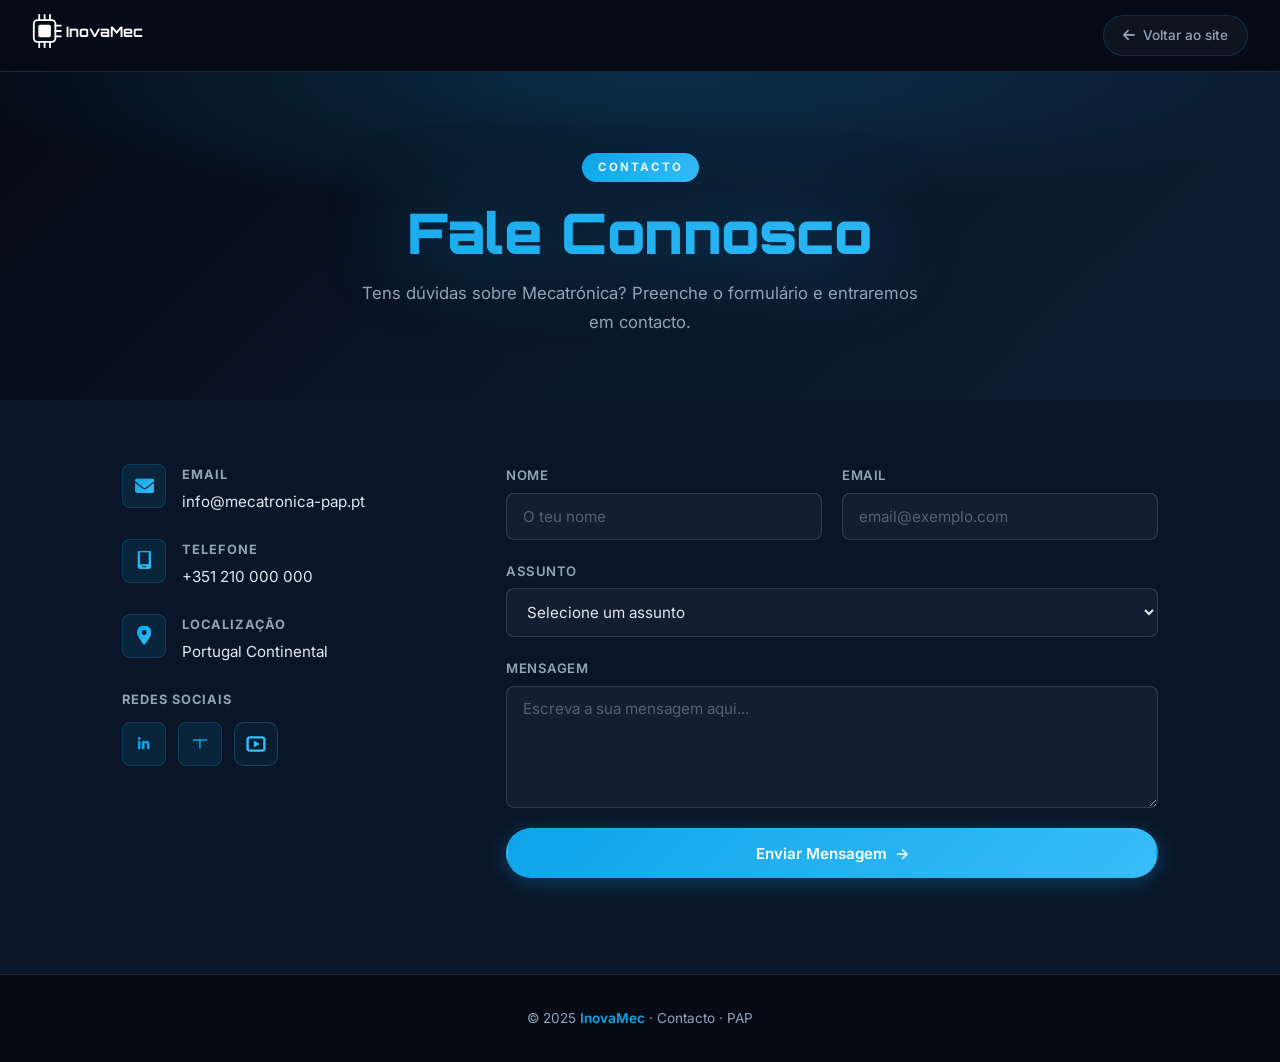
<file: contacto.html>
<!doctype html>
<html lang="pt">
  <head>
    <meta charset="UTF-8" />
    <meta name="viewport" content="width=device-width, initial-scale=1.0" />
    <meta name="description" content="Contacte o InovaMec — dúvidas sobre Mecatrónica em Portugal." />
    <title>Contacto | InovaMec – Mecatrónica em Portugal</title>
    <link rel="preconnect" href="https://fonts.googleapis.com" />
    <link rel="preconnect" href="https://fonts.gstatic.com" crossorigin />
    <link href="https://fonts.googleapis.com/css2?family=Inter:wght@300;400;500;600;700;800;900&family=Orbitron:wght@400;700;900&display=swap" rel="stylesheet" />
    <link rel="stylesheet" href="https://cdnjs.cloudflare.com/ajax/libs/font-awesome/6.5.1/css/all.min.css" />
    <link rel="stylesheet" href="style.css" />
    <style>
      .page-topbar {
        position: sticky; top: 0; z-index: 100;
        background: rgba(5,10,21,0.85); backdrop-filter: blur(20px);
        border-bottom: 1px solid var(--border-light);
        padding: 0 2rem; height: 72px;
        display: flex; align-items: center; justify-content: space-between;
      }
      .page-topbar-logo svg { height: 36px; width: auto; }
      .page-back {
        display: inline-flex; align-items: center; gap: 0.5rem;
        padding: 0.5rem 1.2rem; border-radius: 100px;
        border: 1px solid var(--border); color: var(--text-secondary);
        font-size: 0.85rem; font-weight: 500; transition: var(--transition);
        background: rgba(255,255,255,0.04);
      }
      .page-back:hover { color: var(--primary); border-color: var(--primary); background: rgba(14,165,233,0.1); }
      .page-hero {
        background: var(--gradient-hero); padding: 5rem 2rem 4rem;
        text-align: center; position: relative; overflow: hidden;
      }
      .page-hero::before {
        content: ''; position: absolute; inset: 0;
        background: radial-gradient(ellipse 80% 60% at 50% 0%, rgba(14,165,233,0.18) 0%, transparent 70%);
        pointer-events: none;
      }
      .page-hero-tag {
        display: inline-block; background: var(--gradient-primary); color: white;
        font-size: 0.72rem; font-weight: 700; letter-spacing: 2px;
        text-transform: uppercase; padding: 0.3rem 1rem; border-radius: 100px; margin-bottom: 1.2rem;
      }
      .page-hero-title {
        font-family: var(--font-display);
        font-size: clamp(2rem,5vw,3.5rem); font-weight: 900; line-height: 1.1; margin-bottom: 1rem;
        background: var(--gradient-primary); -webkit-background-clip: text;
        -webkit-text-fill-color: transparent; background-clip: text;
        filter: drop-shadow(0 0 40px rgba(14,165,233,0.5));
      }
      .page-hero-desc { font-size: 1.05rem; color: var(--text-secondary); max-width: 560px; margin: 0 auto; }
      .page-content {
        max-width: 1100px; margin: 0 auto; padding: 4rem 2rem 6rem;
        /* reuse section-dark colours */
        color: var(--text-primary);
      }
      .page-footer {
        text-align: center; padding: 2rem;
        border-top: 1px solid var(--border-light);
        color: var(--text-secondary); font-size: 0.85rem;
        background: var(--bg-dark);
      }
      .page-footer a { color: var(--primary); font-weight: 600; }
      /* Override section bg for standalone page */
      body { background: var(--bg-dark-2); }
    </style>
  </head>
  <body>

    <header class="page-topbar">
      <a href="index.html" class="page-topbar-logo" aria-label="InovaMec">
        <svg viewBox="0 0 160 40" fill="none" xmlns="http://www.w3.org/2000/svg">
          <rect x="2" y="8" width="24" height="24" rx="4" stroke="white" stroke-width="2"/>
          <rect x="7" y="13" width="14" height="14" rx="2" fill="white"/>
          <line x1="8" y1="2" x2="8" y2="8" stroke="white" stroke-width="2" stroke-linecap="round"/>
          <line x1="14" y1="2" x2="14" y2="8" stroke="white" stroke-width="2" stroke-linecap="round"/>
          <line x1="20" y1="2" x2="20" y2="8" stroke="white" stroke-width="2" stroke-linecap="round"/>
          <line x1="8" y1="32" x2="8" y2="38" stroke="white" stroke-width="2" stroke-linecap="round"/>
          <line x1="14" y1="32" x2="14" y2="38" stroke="white" stroke-width="2" stroke-linecap="round"/>
          <line x1="20" y1="32" x2="20" y2="38" stroke="white" stroke-width="2" stroke-linecap="round"/>
          <line x1="26" y1="14" x2="32" y2="14" stroke="white" stroke-width="2" stroke-linecap="round"/>
          <line x1="26" y1="20" x2="32" y2="20" stroke="white" stroke-width="2" stroke-linecap="round"/>
          <line x1="26" y1="26" x2="32" y2="26" stroke="white" stroke-width="2" stroke-linecap="round"/>
          <text x="38" y="27" font-family="Orbitron, sans-serif" font-size="16" font-weight="700" fill="white">InovaMec</text>
        </svg>
      </a>
      <a href="index.html" class="page-back" id="btn-voltar"><i class="fa-solid fa-arrow-left"></i> Voltar ao site</a>
    </header>

    <div class="page-hero">
      <div class="page-hero-tag">Contacto</div>
      <h1 class="page-hero-title">Fale Connosco</h1>
      <p class="page-hero-desc">Tens dúvidas sobre Mecatrónica? Preenche o formulário e entraremos em contacto.</p>
    </div>

    <main class="page-content">
      <div class="contact-wrapper">
        <div class="contact-info">
          <div class="contact-item">
            <div class="contact-icon"><i class="fa-solid fa-envelope"></i></div>
            <div>
              <h4>Email</h4>
              <p>info@mecatronica-pap.pt</p>
            </div>
          </div>
          <div class="contact-item">
            <div class="contact-icon"><i class="fa-solid fa-mobile-screen"></i></div>
            <div>
              <h4>Telefone</h4>
              <p>+351 210 000 000</p>
            </div>
          </div>
          <div class="contact-item">
            <div class="contact-icon"><i class="fa-solid fa-location-dot"></i></div>
            <div>
              <h4>Localização</h4>
              <p>Portugal Continental</p>
            </div>
          </div>
          <div class="contact-social">
            <h4>Redes Sociais</h4>
            <div class="social-links">
              <a href="https://www.linkedin.com/company/mecatr%C3%B3nicalatam/" class="social-btn" aria-label="LinkedIn" target="_blank" rel="noopener noreferrer">
                <i class="fa-brands fa-linkedin-in"></i>
              </a>
              <a href="https://www.randstad.pt/empregos/q-mecatr%C3%B3nica/" class="social-btn" aria-label="Randstad Portugal" target="_blank" rel="noopener noreferrer">
                <svg class="randstad-icon" viewBox="0 0 100 100" aria-hidden="true">
                  <path d="M20 32 H80" fill="none" stroke="currentColor" stroke-width="7" stroke-linecap="round"/>
                  <path d="M50 32 V68" fill="none" stroke="currentColor" stroke-width="7" stroke-linecap="round"/>
                </svg>
              </a>
              <div class="yt-wrapper" id="yt-wrapper">
                <a href="#" class="social-link yt-toggle" id="yt-toggle" aria-expanded="false">
                  <svg class="yt-icon" viewBox="0 0 100 100" aria-hidden="true">
                    <path d="M22 36 Q22 28 30 28 H70 Q78 28 78 36 V64 Q78 72 70 72 H30 Q22 72 22 64 Z" fill="none" stroke="currentColor" stroke-width="8" stroke-linejoin="round"/>
                    <path d="M43 39 L63 50 L43 61 Z" fill="currentColor" stroke="none"/>
                  </svg>
                </a>
                <div class="yt-popup" id="yt-popup">
                  <a href="https://youtube.com/playlist?list=PL3GpqmFUgjNm0-1rGLcpmPLQxET_8cqqk&si=TkDGIMbulECJe8-m" class="yt-popup-item" target="_blank" rel="noopener noreferrer">
                    <i class="fab fa-youtube"></i> Vídeos Informativos
                  </a>
                  <a href="https://youtube.com/playlist?list=PLFuyIXCoZSRLsZ02Sb-7FTfX7iAA4tg8A&si=-V9tP5cYZAgXKP5G" class="yt-popup-item" target="_blank" rel="noopener noreferrer">
                    <i class="fab fa-youtube"></i> Aulas Online
                  </a>
                </div>
              </div>
            </div>
          </div>
        </div>

        <form class="contact-form" id="contact-form" novalidate>
          <div class="form-row">
            <div class="form-group">
              <label for="nome">Nome</label>
              <input type="text" id="nome" name="nome" placeholder="O teu nome" required />
            </div>
            <div class="form-group">
              <label for="email">Email</label>
              <input type="email" id="email" name="email" placeholder="email@exemplo.com" required />
            </div>
          </div>
          <div class="form-group">
            <label for="assunto">Assunto</label>
            <select id="assunto" name="assunto">
              <option value="">Selecione um assunto</option>
              <option value="duvidas">Dúvidas sobre o Curso</option>
              <option value="escolas">Escolas e Candidaturas</option>
              <option value="carreira">Percurso Profissional</option>
              <option value="outro">Outro</option>
            </select>
          </div>
          <div class="form-group">
            <label for="mensagem">Mensagem</label>
            <textarea id="mensagem" name="mensagem" rows="5" placeholder="Escreva a sua mensagem aqui..." required></textarea>
          </div>
          <button type="submit" class="btn btn-primary btn-full">
            <span>Enviar Mensagem</span>
            <span class="btn-arrow">→</span>
          </button>
          <div class="form-success" id="form-success">
            Mensagem enviada com sucesso! Entraremos em contacto em breve.
          </div>
        </form>
      </div>
    </main>

    <footer class="page-footer">
      <p>© 2025 <a href="index.html">InovaMec</a> · Contacto · PAP</p>
    </footer>

    <script>
      // Contact form
      const contactForm = document.getElementById('contact-form');
      const formSuccess = document.getElementById('form-success');
      contactForm.addEventListener('submit', (e) => {
        e.preventDefault();
        const nome = document.getElementById('nome').value.trim();
        const email = document.getElementById('email').value.trim();
        const mensagem = document.getElementById('mensagem').value.trim();
        if (!nome || !email || !mensagem) return;
        const submitBtn = contactForm.querySelector('button[type="submit"]');
        submitBtn.textContent = 'A enviar...';
        submitBtn.disabled = true;
        setTimeout(() => {
          contactForm.reset();
          formSuccess.style.display = 'block';
          submitBtn.innerHTML = '<span>Enviar Mensagem</span><span class="btn-arrow">→</span>';
          submitBtn.disabled = false;
          setTimeout(() => { formSuccess.style.display = 'none'; }, 5000);
        }, 1200);
      });

      // YouTube popup
      const ytToggle = document.getElementById('yt-toggle');
      const ytPopup = document.getElementById('yt-popup');
      const ytWrapper = document.getElementById('yt-wrapper');
      if (ytToggle && ytPopup && ytWrapper) {
        ytToggle.addEventListener('click', (e) => {
          e.preventDefault(); e.stopPropagation();
          const isOpen = ytPopup.classList.toggle('open');
          ytToggle.setAttribute('aria-expanded', isOpen ? 'true' : 'false');
        });
        document.addEventListener('click', (e) => {
          if (!ytWrapper.contains(e.target)) {
            ytPopup.classList.remove('open');
            ytToggle.setAttribute('aria-expanded', 'false');
          }
        });
        document.addEventListener('keydown', (e) => {
          if (e.key === 'Escape') { ytPopup.classList.remove('open'); ytToggle.setAttribute('aria-expanded', 'false'); }
        });
      }

      // ---- VOLTAR AO SITE ----
      document.getElementById('btn-voltar').addEventListener('click', function(e) {
        if (window.opener && !window.opener.closed) {
          e.preventDefault();
          window.close();
        }
      });
    </script>
  </body>
</html>
</file>
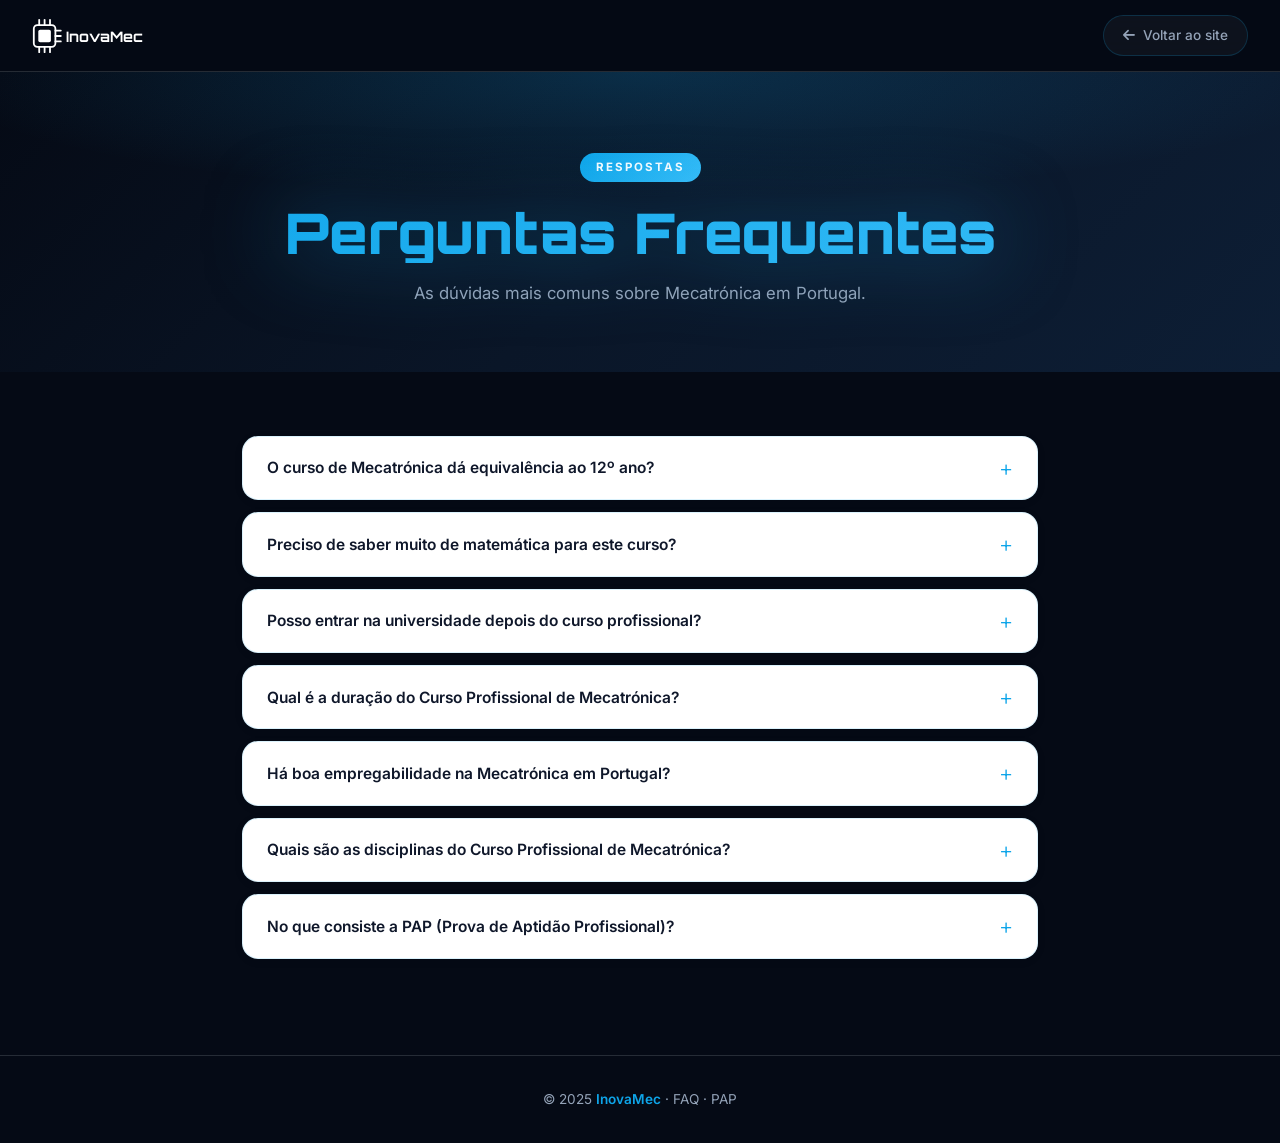
<file: faq.html>
<!doctype html>
<html lang="pt">
  <head>
    <meta charset="UTF-8" />
    <meta name="viewport" content="width=device-width, initial-scale=1.0" />
    <meta name="description" content="Perguntas frequentes sobre Mecatrónica em Portugal." />
    <title>FAQ | InovaMec – Mecatrónica em Portugal</title>
    <link rel="preconnect" href="https://fonts.googleapis.com" />
    <link rel="preconnect" href="https://fonts.gstatic.com" crossorigin />
    <link href="https://fonts.googleapis.com/css2?family=Inter:wght@300;400;500;600;700;800;900&family=Orbitron:wght@400;700;900&display=swap" rel="stylesheet" />
    <link rel="stylesheet" href="https://cdnjs.cloudflare.com/ajax/libs/font-awesome/6.5.1/css/all.min.css" />
    <link rel="stylesheet" href="style.css" />
    <style>
      .page-topbar {
        position: sticky; top: 0; z-index: 100;
        background: rgba(5,10,21,0.85); backdrop-filter: blur(20px);
        border-bottom: 1px solid var(--border-light);
        padding: 0 2rem; height: 72px;
        display: flex; align-items: center; justify-content: space-between;
      }
      .page-topbar-logo { display: flex; align-items: center; }
      .page-topbar-logo svg { height: 36px; width: auto; }
      .page-back {
        display: inline-flex; align-items: center; gap: 0.5rem;
        padding: 0.5rem 1.2rem; border-radius: 100px;
        border: 1px solid var(--border); color: var(--text-secondary);
        font-size: 0.85rem; font-weight: 500; transition: var(--transition);
        background: rgba(255,255,255,0.04);
      }
      .page-back:hover { color: var(--primary); border-color: var(--primary); background: rgba(14,165,233,0.1); }
      .page-hero {
        background: var(--gradient-hero); padding: 5rem 2rem 4rem;
        text-align: center; position: relative; overflow: hidden;
      }
      .page-hero::before {
        content: ''; position: absolute; inset: 0;
        background: radial-gradient(ellipse 80% 60% at 50% 0%, rgba(14,165,233,0.18) 0%, transparent 70%);
        pointer-events: none;
      }
      .page-hero-tag {
        display: inline-block; background: var(--gradient-primary); color: white;
        font-size: 0.72rem; font-weight: 700; letter-spacing: 2px;
        text-transform: uppercase; padding: 0.3rem 1rem; border-radius: 100px; margin-bottom: 1.2rem;
      }
      .page-hero-title {
        font-family: var(--font-display);
        font-size: clamp(2rem,5vw,3.5rem); font-weight: 900; line-height: 1.1; margin-bottom: 1rem;
        background: var(--gradient-primary); -webkit-background-clip: text;
        -webkit-text-fill-color: transparent; background-clip: text;
        filter: drop-shadow(0 0 40px rgba(14,165,233,0.5));
      }
      .page-hero-desc { font-size: 1.05rem; color: var(--text-secondary); max-width: 560px; margin: 0 auto; }
      .page-content { max-width: 860px; margin: 0 auto; padding: 4rem 2rem 6rem; }
      .page-footer {
        text-align: center; padding: 2rem;
        border-top: 1px solid var(--border-light);
        color: var(--text-secondary); font-size: 0.85rem;
      }
      .page-footer a { color: var(--primary); font-weight: 600; }
    </style>
  </head>
  <body>
    <header class="page-topbar">
      <a href="index.html" class="page-topbar-logo" aria-label="InovaMec">
        <svg viewBox="0 0 160 40" fill="none" xmlns="http://www.w3.org/2000/svg">
          <rect x="2" y="8" width="24" height="24" rx="4" stroke="white" stroke-width="2"/>
          <rect x="7" y="13" width="14" height="14" rx="2" fill="white"/>
          <line x1="8" y1="2" x2="8" y2="8" stroke="white" stroke-width="2" stroke-linecap="round"/>
          <line x1="14" y1="2" x2="14" y2="8" stroke="white" stroke-width="2" stroke-linecap="round"/>
          <line x1="20" y1="2" x2="20" y2="8" stroke="white" stroke-width="2" stroke-linecap="round"/>
          <line x1="8" y1="32" x2="8" y2="38" stroke="white" stroke-width="2" stroke-linecap="round"/>
          <line x1="14" y1="32" x2="14" y2="38" stroke="white" stroke-width="2" stroke-linecap="round"/>
          <line x1="20" y1="32" x2="20" y2="38" stroke="white" stroke-width="2" stroke-linecap="round"/>
          <line x1="26" y1="14" x2="32" y2="14" stroke="white" stroke-width="2" stroke-linecap="round"/>
          <line x1="26" y1="20" x2="32" y2="20" stroke="white" stroke-width="2" stroke-linecap="round"/>
          <line x1="26" y1="26" x2="32" y2="26" stroke="white" stroke-width="2" stroke-linecap="round"/>
          <text x="38" y="27" font-family="Orbitron, sans-serif" font-size="16" font-weight="700" fill="white">InovaMec</text>
        </svg>
      </a>
      <a href="index.html" class="page-back" id="btn-voltar"><i class="fa-solid fa-arrow-left"></i> Voltar ao site</a>
    </header>

    <div class="page-hero">
      <div class="page-hero-tag">Respostas</div>
      <h1 class="page-hero-title">Perguntas Frequentes</h1>
      <p class="page-hero-desc">As dúvidas mais comuns sobre Mecatrónica em Portugal.</p>
    </div>

    <main class="page-content">
      <div class="faq-container">
        <div class="faq-item">
          <button class="faq-question" aria-expanded="false">
            <span>O curso de Mecatrónica dá equivalência ao 12º ano?</span>
            <span class="faq-icon">+</span>
          </button>
          <div class="faq-answer">
            <p>Sim. O Curso Profissional de Técnico de Mecatrónica confere uma dupla certificação: equivalência ao 12º ano do ensino secundário e uma qualificação profissional de nível 4 (Quadro Nacional de Qualificações). Isso permite ao aluno ingressar no ensino superior ou entrar diretamente no mercado de trabalho.</p>
          </div>
        </div>
        <div class="faq-item">
          <button class="faq-question" aria-expanded="false">
            <span>Preciso de saber muito de matemática para este curso?</span>
            <span class="faq-icon">+</span>
          </button>
          <div class="faq-answer">
            <p>Não é necessário ser um génio da matemática, mas algumas competências básicas são necessárias, especialmente em álgebra, trigonometria e física. O curso começa do nível básico e vai aprofundando os conceitos progressivamente. O mais importante é gostar de tecnologia e ter vontade de aprender.</p>
          </div>
        </div>
        <div class="faq-item">
          <button class="faq-question" aria-expanded="false">
            <span>Posso entrar na universidade depois do curso profissional?</span>
            <span class="faq-icon">+</span>
          </button>
          <div class="faq-answer">
            <p>Sim! Existem várias formas de aceder ao ensino superior após o curso profissional: através dos exames nacionais de acesso, pelo concurso "Maiores de 23 anos", ou através de Cursos de Especialização Tecnológica (CET/TESP) nos institutos politécnicos. Muitas universidades valorizam alunos com formação técnica.</p>
          </div>
        </div>
        <div class="faq-item">
          <button class="faq-question" aria-expanded="false">
            <span>Qual é a duração do Curso Profissional de Mecatrónica?</span>
            <span class="faq-icon">+</span>
          </button>
          <div class="faq-answer">
            <p>O Curso Profissional tem a duração de 3 anos letivos (do 10º ao 12º ano), com um total de 3.100 a 3.400 horas de formação. No final do 12º ano, os alunos realizam a Prova de Aptidão Profissional (PAP), que demonstra as competências adquiridas ao longo da formação.</p>
          </div>
        </div>
        <div class="faq-item">
          <button class="faq-question" aria-expanded="false">
            <span>Há boa empregabilidade na Mecatrónica em Portugal?</span>
            <span class="faq-icon">+</span>
          </button>
          <div class="faq-answer">
            <p>Sim, a taxa de empregabilidade é muito elevada. A escassez de técnicos especializados em Portugal faz com que os recrutadores procurem ativamente profissionais desta área. Indústrias como automóvel (Volkswagen/AutoEuropa, Stellantis), aeronáutica (OGMA), eletrónica e agroindústria são grandes empregadores.</p>
          </div>
        </div>
        <div class="faq-item">
          <button class="faq-question" aria-expanded="false">
            <span>Quais são as disciplinas do Curso Profissional de Mecatrónica?</span>
            <span class="faq-icon">+</span>
          </button>
          <div class="faq-answer">
            <p>O plano curricular inclui disciplinas como: <strong>Eletricidade e Eletrónica</strong>, <strong>Sistemas Mecânicos</strong>, <strong>Pneumática e Hidráulica</strong>, <strong>Automação e Robótica</strong>, <strong>Programação de CNC</strong>, <strong>Instalações Elétricas</strong>, <strong>Sistemas de Controlo</strong>, além das disciplinas de formação geral e formação em contexto de trabalho (FCT).</p>
          </div>
        </div>
        <div class="faq-item">
          <button class="faq-question" aria-expanded="false">
            <span>No que consiste a PAP (Prova de Aptidão Profissional)?</span>
            <span class="faq-icon">+</span>
          </button>
          <div class="faq-answer">
            <p>A PAP é o projeto final do Curso Profissional. Consiste no desenvolvimento de um projeto técnico que demonstra os conhecimentos e competências adquiridos. Pode ser um sistema mecatrónico construído pelo aluno, uma automação, um protótipo robótico, etc. É avaliada por um júri externo e inclui uma apresentação oral e defesa do trabalho.</p>
          </div>
        </div>
      </div>
    </main>

    <footer class="page-footer">
      <p>© 2025 <a href="index.html">InovaMec</a> · FAQ · PAP</p>
    </footer>

    <script>
      document.querySelectorAll('.faq-question').forEach(btn => {
        btn.addEventListener('click', () => {
          const isOpen = btn.getAttribute('aria-expanded') === 'true';
          document.querySelectorAll('.faq-question').forEach(b => {
            b.setAttribute('aria-expanded', 'false');
            b.nextElementSibling.classList.remove('open');
          });
          if (!isOpen) {
            btn.setAttribute('aria-expanded', 'true');
            btn.nextElementSibling.classList.add('open');
          }
        });
      });

      // ---- VOLTAR AO SITE ----
      document.getElementById('btn-voltar').addEventListener('click', function(e) {
        if (window.opener && !window.opener.closed) {
          e.preventDefault();
          window.close();
        }
      });
    </script>
  </body>
</html>
</file>
<file: style.css>
/* ==========================================
   PAP MECATRÓNICA – style.css
   Modern, Tech, Professional Design
   ========================================== */

/* ---- CSS CUSTOM PROPERTIES ---- */
:root {
  --primary: #0ea5e9;
  --primary-dark: #0284c7;
  --primary-glow: rgba(14, 165, 233, 0.3);
  --accent: #38bdf8;
  --accent-gold: #f59e0b;
  --bg-dark: #050a15;
  --bg-dark-2: #0a1628;
  --bg-card: #0d1e35;
  --bg-card-hover: #112440;
  --bg-light: #f0f6ff;
  --bg-section: #f8faff;
  --text-primary: #e2e8f0;
  --text-secondary: #94a3b8;
  --text-dark: #0f172a;
  --text-dark-2: #1e3a5f;
  --border: rgba(14, 165, 233, 0.2);
  --border-light: rgba(226, 232, 240, 0.15);
  --gradient-hero: linear-gradient(135deg, #050a15 0%, #0a1628 50%, #0d1e35 100%);
  --gradient-primary: linear-gradient(135deg, #0ea5e9, #38bdf8);
  --gradient-card: linear-gradient(135deg, #0d1e35, #112440);
  --shadow-card: 0 8px 32px rgba(0, 0, 0, 0.4);
  --shadow-glow: 0 0 30px rgba(14, 165, 233, 0.2);
  --radius: 16px;
  --radius-sm: 8px;
  --transition: all 0.3s cubic-bezier(0.4, 0, 0.2, 1);
  --nav-height: 80px;
  --font-main: 'Inter', system-ui, sans-serif;
  --font-display: 'Orbitron', monospace;
}

/* ---- RESET & BASE ---- */
*,
*::before,
*::after {
  box-sizing: border-box;
  margin: 0;
  padding: 0;
}

html {
  scroll-behavior: smooth;
  font-size: 16px;
}

body {
  font-family: var(--font-main);
  background: var(--bg-dark);
  color: var(--text-primary);
  line-height: 1.7;
  overflow-x: hidden;
}

img {
  max-width: 100%;
  height: auto;
  display: block;
}

a {
  text-decoration: none;
  color: inherit;
}

ul {
  list-style: none;
}

button {
  cursor: pointer;
  font-family: inherit;
}

/* ---- SCROLLBAR ---- */
::-webkit-scrollbar {
  width: 6px;
}

::-webkit-scrollbar-track {
  background: var(--bg-dark);
}

::-webkit-scrollbar-thumb {
  background: var(--primary);
  border-radius: 3px;
}

/* ---- CONTAINER ---- */
.container {
  max-width: 1200px;
  margin: 0 auto;
  padding: 0 1.5rem;
}

/* ---- SECTION ---- */
.section {
  padding: 100px 0;
  background: var(--bg-section);
  color: var(--text-dark);
}

.section-dark {
  background: var(--bg-dark-2);
  color: var(--text-primary);
}

.section-header {
  text-align: center;
  margin-bottom: 4rem;
}

.section-tag {
  display: inline-block;
  background: var(--gradient-primary);
  color: white;
  font-size: 0.72rem;
  font-weight: 700;
  letter-spacing: 2px;
  text-transform: uppercase;
  padding: 0.3rem 1rem;
  border-radius: 100px;
  margin-bottom: 1rem;
}

.section-title {
  font-size: clamp(1.8rem, 4vw, 2.8rem);
  font-weight: 800;
  line-height: 1.2;
  margin-bottom: 1rem;
  letter-spacing: -0.02em;
}

.section .section-title {
  color: var(--text-dark);
}

.section-dark .section-title {
  color: #fff !important;
}

.section-dark .section-desc {
  color: var(--text-secondary);
}

.section-desc {
  font-size: 1.05rem;
  max-width: 620px;
  margin: 0 auto;
  opacity: 0.75;
}

/* ---- BUTTONS ---- */
.btn {
  display: inline-flex;
  align-items: center;
  gap: 0.5rem;
  padding: 0.85rem 2rem;
  border-radius: 100px;
  font-size: 0.95rem;
  font-weight: 600;
  transition: var(--transition);
  border: 2px solid transparent;
  white-space: nowrap;
}

.btn-primary {
  background: var(--gradient-primary);
  color: white;
  box-shadow: 0 4px 20px var(--primary-glow);
}

.btn-primary:hover {
  transform: translateY(-2px);
  box-shadow: 0 8px 30px var(--primary-glow);
}

.btn-outline {
  border-color: var(--primary);
  color: var(--primary);
  background: transparent;
}

.btn-outline:hover {
  background: var(--primary);
  color: white;
  transform: translateY(-2px);
}

.btn-full {
  width: 100%;
  justify-content: center;
}

.btn-sm {
  padding: 0.5rem 1.2rem;
  font-size: 0.85rem;
}

/* ==========================================
   NAVBAR
   ========================================== */
.navbar {
  position: fixed;
  top: 0;
  left: 0;
  right: 0;
  z-index: 1000;
  height: var(--nav-height);
  background: rgba(5, 10, 21, 0.6);
  backdrop-filter: blur(20px);
  -webkit-backdrop-filter: blur(20px);
  border-bottom: 1px solid var(--border-light);
  transition: var(--transition);
}

.navbar.scrolled {
  background: rgba(5, 10, 21, 0.95);
  box-shadow: 0 4px 30px rgba(0, 0, 0, 0.5);
}

.nav-container {
  max-width: 1300px;
  margin: 0 auto;
  padding: 0 1.5rem;
  height: 100%;
  display: flex;
  align-items: center;
  justify-content: space-between;
  gap: 2rem;
}

.nav-logo {
  display: flex;
  align-items: center;
  gap: 0.6rem;
  flex-shrink: 0;
}

.logo-full {
  height: 40px;
  width: auto;
  max-width: 180px;
  flex-shrink: 0;
}


.hero-logo-big {
  position: absolute;
  top: 50%;
  left: 50%;
  transform: translate(-50%, -50%);
  width: 260px;
  height: auto;
  opacity: 0.18;
  filter: drop-shadow(0 0 40px rgba(14, 165, 233, 0.4));
  animation: pulse-glow 4s ease-in-out infinite;
}

@keyframes pulse-glow {

  0%,
  100% {
    opacity: 0.18;
    filter: drop-shadow(0 0 40px rgba(14, 165, 233, 0.4));
  }

  50% {
    opacity: 0.28;
    filter: drop-shadow(0 0 60px rgba(14, 165, 233, 0.7));
  }
}

.logo-text {
  font-family: var(--font-display);
  font-size: 1.1rem;
  font-weight: 900;
  color: white;
  letter-spacing: 1px;
}

.accent {
  color: var(--primary);
}

.nav-links {
  display: flex;
  align-items: center;
  gap: 0.25rem;
}

.nav-link {
  font-size: 0.82rem;
  font-weight: 500;
  color: var(--text-secondary);
  padding: 0.45rem 0.7rem;
  border-radius: var(--radius-sm);
  transition: var(--transition);
  white-space: nowrap;
}

.nav-link:hover,
.nav-link.active {
  color: var(--primary);
  background: rgba(14, 165, 233, 0.1);
}

.hamburger {
  display: none;
  flex-direction: column;
  gap: 5px;
  background: none;
  border: none;
  padding: 4px;
}

.hamburger span {
  display: block;
  width: 24px;
  height: 2px;
  background: white;
  border-radius: 2px;
  transition: var(--transition);
}

.hamburger.open span:nth-child(1) {
  transform: rotate(45deg) translate(5px, 5px);
}

.hamburger.open span:nth-child(2) {
  opacity: 0;
}

.hamburger.open span:nth-child(3) {
  transform: rotate(-45deg) translate(5px, -5px);
}

/* Header Sandwich Menu */
.header-menu-wrap {
  position: relative;
  display: flex;
  align-items: center;
  margin-left: auto;
}

.header-sandwich {
  display: flex;
  flex-direction: column;
  gap: 5px;
  background: rgba(255, 255, 255, 0.05);
  border: 1px solid var(--border-light);
  padding: 8px 10px;
  border-radius: 8px;
  cursor: pointer;
  transition: var(--transition);
  margin-left: 1rem;
}

.header-sandwich:hover {
  background: rgba(14, 165, 233, 0.15);
  border-color: var(--primary);
}

.header-sandwich span {
  display: block;
  width: 20px;
  height: 2px;
  background: white;
  border-radius: 2px;
  transition: var(--transition);
}

/* Animate Sandwich Icon on Open */
.header-sandwich.open span:nth-child(1) {
  transform: translateY(7px) rotate(45deg);
}

.header-sandwich.open span:nth-child(2) {
  opacity: 0;
}

.header-sandwich.open span:nth-child(3) {
  transform: translateY(-7px) rotate(-45deg);
}

/* Header Popup Menu */
.header-menu-popup {
  position: absolute;
  top: calc(100% + 15px);
  right: 0;
  background: rgba(5, 10, 21, 0.95);
  backdrop-filter: blur(10px);
  border: 1px solid var(--border);
  border-radius: var(--radius-sm);
  padding: 0.75rem;
  display: flex;
  flex-direction: column;
  gap: 0.5rem;
  min-width: 170px;
  box-shadow: 0 10px 30px rgba(0, 0, 0, 0.5), var(--shadow-glow);

  /* Animation properties */
  opacity: 0;
  visibility: hidden;
  transform: translateY(-15px) scale(0.95);
  transform-origin: top right;
  transition: all 0.3s cubic-bezier(0.175, 0.885, 0.32, 1.275);
}

.header-menu-popup.open {
  opacity: 1;
  visibility: visible;
  transform: translateY(0) scale(1);
}

.header-menu-item {
  display: flex;
  align-items: center;
  gap: 0.75rem;
  padding: 0.7rem 1rem;
  border-radius: 6px;
  color: var(--text-primary);
  font-size: 0.92rem;
  font-weight: 500;
  transition: var(--transition);
}

.header-menu-item i {
  color: var(--primary);
  font-size: 1.1rem;
  width: 20px;
  text-align: center;
}

.header-menu-item:hover {
  background: rgba(14, 165, 233, 0.15);
  color: white;
  transform: translateX(4px);
}

/* ==========================================
   HERO SECTION
   ========================================== */
.hero {
  min-height: 100vh;
  background: var(--gradient-hero);
  display: flex;
  align-items: center;
  justify-content: center;
  position: relative;
  overflow: hidden;
  padding: calc(var(--nav-height) + 2rem) 1.5rem 4rem;
  gap: 4rem;
}

/* Particle canvas background */
.hero-particles {
  position: absolute;
  inset: 0;
  pointer-events: none;
  z-index: 0;
}

.hero-content {
  position: relative;
  z-index: 1;
  max-width: 680px;
}

.hero-badge {
  display: inline-block;
  font-size: 0.75rem;
  font-weight: 600;
  letter-spacing: 2px;
  text-transform: uppercase;
  color: var(--primary);
  background: var(--primary-glow);
  border: 1px solid var(--border);
  padding: 0.4rem 1.2rem;
  border-radius: 100px;
  margin-bottom: 1.5rem;
  animation: fade-in-down 0.8s ease forwards;
}

.hero-title {
  font-family: var(--font-display);
  font-size: clamp(2.5rem, 7vw, 5rem);
  font-weight: 900;
  line-height: 1.1;
  margin-bottom: 1.5rem;
  animation: fade-in-up 0.8s ease 0.2s both;
}

.title-line {
  display: block;
  color: var(--text-primary);
}

.title-highlight {
  display: block;
  background: var(--gradient-primary);
  -webkit-background-clip: text;
  -webkit-text-fill-color: transparent;
  background-clip: text;
  filter: drop-shadow(0 0 40px var(--primary));
}

.hero-subtitle {
  font-size: clamp(1rem, 2vw, 1.2rem);
  color: var(--text-secondary);
  margin-bottom: 2.5rem;
  animation: fade-in-up 0.8s ease 0.4s both;
}

.hero-subtitle strong {
  color: var(--accent);
}

.hero-stats {
  display: flex;
  gap: 2rem;
  margin-bottom: 2.5rem;
  animation: fade-in-up 0.8s ease 0.5s both;
}

.stat {
  display: flex;
  flex-direction: column;
}

.stat-number {
  font-family: var(--font-display);
  font-size: 2rem;
  font-weight: 900;
  color: var(--primary);
  line-height: 1;
}

.stat-label {
  font-size: 0.72rem;
  color: var(--text-secondary);
  text-transform: uppercase;
  letter-spacing: 1px;
}

.hero-buttons {
  display: flex;
  gap: 1rem;
  flex-wrap: wrap;
  animation: fade-in-up 0.8s ease 0.6s both;
}

/* Hero visual (gears) */
.hero-visual {
  position: relative;
  z-index: 1;
  flex-shrink: 0;
}

.gear-container {
  position: relative;
  width: 320px;
  height: 320px;
}

.gear {
  position: absolute;
  font-size: 10rem;
  opacity: 0.1;
  color: var(--primary);
  filter: blur(1px);
}

.gear-2 {
  bottom: 20px;
  right: 0;
  animation: spin-ccw 15s linear infinite;
  font-size: 9rem;
  opacity: 0.08;
}

.gear-3 {
  top: 50%;
  left: 50%;
  transform: translate(-50%, -50%);
  animation: spin-cw-center 6s linear infinite;
  font-size: 6rem;
  opacity: 0.12;
  color: var(--accent);
}

@keyframes spin-cw {
  from { transform: rotate(0deg); }
  to   { transform: rotate(360deg); }
}

@keyframes spin-cw-center {
  from { transform: translate(-50%, -50%) rotate(0deg); }
  to   { transform: translate(-50%, -50%) rotate(360deg); }
}

@keyframes spin-ccw {
  from {
    transform: rotate(0deg);
  }

  to {
    transform: rotate(-360deg);
  }
}

/* Scroll indicator */
.scroll-indicator {
  position: absolute;
  bottom: 2rem;
  left: 50%;
  transform: translateX(-50%);
  display: flex;
  flex-direction: column;
  align-items: center;
  gap: 0.4rem;
  color: var(--text-secondary);
  font-size: 0.7rem;
  letter-spacing: 2px;
  text-transform: uppercase;
  z-index: 1;
  animation: bounce 2s ease infinite;
}

.scroll-line {
  width: 1px;
  height: 50px;
  background: linear-gradient(to bottom, var(--primary), transparent);
}

@keyframes bounce {

  0%,
  100% {
    transform: translateX(-50%) translateY(0);
  }

  50% {
    transform: translateX(-50%) translateY(8px);
  }
}

/* ==========================================
   SOBRE SECTION
   ========================================== */
.sobre-grid {
  display: grid;
  grid-template-columns: 1fr 1fr;
  gap: 4rem;
  align-items: start;
}

.sobre-text p {
  color: var(--text-dark-2);
  margin-bottom: 1.2rem;
  font-size: 1.05rem;
  line-height: 1.8;
}

.sobre-text strong {
  color: var(--primary-dark);
}

.sobre-text em {
  font-style: italic;
  color: var(--primary-dark);
}

.sobre-cards {
  display: grid;
  grid-template-columns: 1fr 1fr;
  gap: 1rem;
}

.pillar-card {
  background: white;
  border: 1px solid rgba(14, 165, 233, 0.15);
  border-radius: var(--radius);
  padding: 1.5rem;
  text-align: center;
  transition: var(--transition);
  box-shadow: 0 4px 20px rgba(0, 0, 0, 0.05);
}

.pillar-card:hover {
  transform: translateY(-4px);
  box-shadow: 0 12px 40px rgba(14, 165, 233, 0.15);
  border-color: var(--primary);
}

.pillar-icon {
  width: 56px;
  height: 56px;
  display: flex;
  align-items: center;
  justify-content: center;
  background: linear-gradient(135deg, rgba(14, 165, 233, 0.12), rgba(56, 189, 248, 0.08));
  border: 1px solid rgba(14, 165, 233, 0.25);
  border-radius: 14px;
  margin-bottom: 0.9rem;
  transition: var(--transition);
}

.pillar-icon i {
  font-size: 1.5rem;
  background: var(--gradient-primary);
  -webkit-background-clip: text;
  -webkit-text-fill-color: transparent;
  background-clip: text;
}

.pillar-card:hover .pillar-icon {
  background: linear-gradient(135deg, rgba(14, 165, 233, 0.25), rgba(56, 189, 248, 0.15));
  border-color: var(--primary);
  transform: scale(1.08);
}

.pillar-card h3 {
  font-size: 1rem;
  font-weight: 700;
  color: var(--text-dark);
  margin-bottom: 0.5rem;
}

.pillar-card p {
  font-size: 0.85rem;
  color: var(--text-dark-2);
  opacity: 0.8;
}

/* ==========================================
   CURIOSIDADES SECTION
   ========================================== */
.curiosidades-grid {
  display: grid;
  grid-template-columns: repeat(3, 1fr);
  gap: 1.5rem;
}

.curiosidade-card {
  background: var(--bg-card);
  border: 1px solid var(--border);
  border-radius: var(--radius);
  padding: 2rem 1.5rem;
  position: relative;
  overflow: hidden;
  transition: var(--transition);
}

.curiosidade-card::before {
  content: '';
  position: absolute;
  top: 0;
  left: 0;
  right: 0;
  height: 3px;
  background: var(--gradient-primary);
  transform: scaleX(0);
  transition: var(--transition);
}

.curiosidade-card:hover {
  transform: translateY(-6px);
  box-shadow: var(--shadow-card), var(--shadow-glow);
  border-color: var(--primary);
}

.curiosidade-card:hover::before {
  transform: scaleX(1);
}

.curio-number {
  font-family: var(--font-display);
  font-size: 3rem;
  font-weight: 900;
  color: var(--border);
  line-height: 1;
  margin-bottom: 0.75rem;
}

.curio-icon {
  width: 52px;
  height: 52px;
  display: flex;
  align-items: center;
  justify-content: center;
  background: linear-gradient(135deg, rgba(14, 165, 233, 0.15), rgba(56, 189, 248, 0.1));
  border: 1px solid rgba(14, 165, 233, 0.3);
  border-radius: 12px;
  margin-bottom: 0.9rem;
  transition: var(--transition);
}

.curio-icon i {
  font-size: 1.4rem;
  background: var(--gradient-primary);
  -webkit-background-clip: text;
  -webkit-text-fill-color: transparent;
  background-clip: text;
}

.curiosidade-card:hover .curio-icon {
  background: linear-gradient(135deg, rgba(14, 165, 233, 0.3), rgba(56, 189, 248, 0.2));
  border-color: var(--primary);
  transform: scale(1.08);
}

.curiosidade-card h3 {
  font-size: 1rem;
  font-weight: 700;
  color: white;
  margin-bottom: 0.75rem;
}

.curiosidade-card p {
  font-size: 0.88rem;
  color: var(--text-secondary);
  line-height: 1.7;
}

/* ==========================================
   GALLERY SECTION
   ========================================== */
.gallery-grid {
  display: grid;
  grid-template-columns: repeat(3, 1fr);
  grid-template-rows: auto auto;
  gap: 1rem;
}

.gallery-item {
  position: relative;
  overflow: hidden;
  border-radius: var(--radius);
  cursor: pointer;
  aspect-ratio: 4/3;
}

.gallery-item.large {
  grid-column: span 2;
  grid-row: span 2;
  aspect-ratio: auto;
}

.gallery-item img {
  width: 100%;
  height: 100%;
  object-fit: cover;
  transition: transform 0.5s ease;
}

.gallery-item:hover img {
  transform: scale(1.07);
}

.gallery-overlay {
  position: absolute;
  inset: 0;
  background: linear-gradient(to top, rgba(5, 10, 21, 0.95) 0%, transparent 60%);
  display: flex;
  flex-direction: column;
  justify-content: flex-end;
  padding: 1.5rem;
  opacity: 0;
  transition: var(--transition);
}

.gallery-item:hover .gallery-overlay {
  opacity: 1;
}

.gallery-tag {
  display: inline-block;
  background: var(--gradient-primary);
  color: white;
  font-size: 0.7rem;
  font-weight: 700;
  letter-spacing: 1px;
  text-transform: uppercase;
  padding: 0.25rem 0.75rem;
  border-radius: 100px;
  margin-bottom: 0.5rem;
  width: fit-content;
}

.gallery-overlay p {
  color: var(--text-primary);
  font-size: 0.9rem;
}

/* ==========================================
   SCHOOLS SECTION
   ========================================== */
.schools-tabs {
  display: flex;
  gap: 0.5rem;
  margin-bottom: 2.5rem;
  background: rgba(255, 255, 255, 0.05);
  border-radius: 100px;
  padding: 0.4rem;
  width: fit-content;
}

.tab-btn {
  background: none;
  border: none;
  color: var(--text-secondary);
  font-size: 0.9rem;
  font-weight: 600;
  padding: 0.6rem 1.5rem;
  border-radius: 100px;
  transition: var(--transition);
}

.tab-btn.active {
  background: var(--gradient-primary);
  color: white;
}

.tab-content {
  display: none;
}

.tab-content.active {
  display: block;
}

.schools-grid {
  display: grid;
  grid-template-columns: repeat(3, 1fr);
  gap: 1.5rem;
}

.school-card {
  background: var(--bg-card);
  border: 1px solid var(--border);
  border-radius: var(--radius);
  padding: 1.75rem;
  transition: var(--transition);
  display: flex;
  flex-direction: column;
  gap: 0.75rem;
}

.school-card:hover {
  transform: translateY(-4px);
  border-color: var(--primary);
  box-shadow: var(--shadow-glow);
}

.school-type {
  display: inline-block;
  font-size: 0.7rem;
  font-weight: 700;
  letter-spacing: 1px;
  text-transform: uppercase;
  padding: 0.25rem 0.75rem;
  border-radius: 100px;
  width: fit-content;
}

.school-type.pro {
  background: rgba(14, 165, 233, 0.15);
  color: var(--accent);
}

.school-type.uni {
  background: rgba(245, 158, 11, 0.15);
  color: var(--accent-gold);
}

.school-card h3 {
  font-size: 0.95rem;
  font-weight: 700;
  color: white;
  line-height: 1.4;
}

.school-location {
  font-size: 0.82rem;
  color: var(--primary);
  font-weight: 500;
}

.school-card p {
  font-size: 0.85rem;
  color: var(--text-secondary);
  line-height: 1.6;
  flex-grow: 1;
}

.school-course {
  font-size: 0.78rem;
  font-weight: 600;
  color: var(--accent);
  background: rgba(56, 189, 248, 0.1);
  padding: 0.3rem 0.75rem;
  border-radius: 100px;
  display: inline-block;
}

/* ==========================================
   MAP SECTION
   ========================================== */
.map-wrapper {
  display: flex;
  justify-content: center; /* Centra o mapa horizontalmente */
  width: 100%;
  margin: 0 auto;
}

.map-container {
  width: 100%;
  max-width: 1000px; /* Define uma largura máxima opcional para o mapa não ficar demasiado esticado em ecrãs gigantes */
  border-radius: var(--radius);
  overflow: hidden;
  box-shadow: 0 8px 40px rgba(14, 165, 233, 0.15);
  border: 1px solid rgba(14, 165, 233, 0.2);
}

.map-legend {
  background: white;
  border-radius: var(--radius);
  padding: 2rem;
  box-shadow: 0 4px 20px rgba(0, 0, 0, 0.08);
}

.map-legend h3 {
  font-size: 1.1rem;
  font-weight: 700;
  color: var(--text-dark);
  margin-bottom: 1.25rem;
}

.legend-list {
  display: flex;
  flex-direction: column;
  gap: 0.85rem;
  margin-bottom: 1.5rem;
}

.legend-list li {
  display: flex;
  align-items: center;
  gap: 0.75rem;
  font-size: 0.85rem;
  color: var(--text-dark-2);
}

.legend-dot {
  width: 12px;
  height: 12px;
  border-radius: 50%;
  flex-shrink: 0;
}

.legend-dot.porto {
  background: #0ea5e9;
}

.legend-dot.aveiro {
  background: #38bdf8;
}

.legend-dot.lisboa {
  background: #f59e0b;
}

.legend-dot.alentejo {
  background: #22c55e;
}

/* ==========================================
   TIMELINE / PERCURSO
   ========================================== */
.timeline {
  position: relative;
  padding: 2rem 0;
  margin-bottom: 4rem;
}

.timeline::before {
  content: '';
  position: absolute;
  left: 50%;
  top: 0;
  bottom: 0;
  width: 2px;
  background: linear-gradient(to bottom, var(--primary), transparent);
  transform: translateX(-50%);
}

.timeline-item {
  display: flex;
  justify-content: flex-end;
  padding-right: calc(50% + 2.5rem);
  margin-bottom: 2.5rem;
  position: relative;
  animation: fade-in-left 0.6s ease both;
}

.timeline-item.right {
  justify-content: flex-start;
  padding-right: 0;
  padding-left: calc(50% + 2.5rem);
  animation: fade-in-right 0.6s ease both;
}

.timeline-dot {
  position: absolute;
  left: 50%;
  top: 1.5rem;
  transform: translateX(-50%);
  width: 40px;
  height: 40px;
  background: var(--gradient-primary);
  border-radius: 50%;
  display: flex;
  align-items: center;
  justify-content: center;
  font-family: var(--font-display);
  font-weight: 700;
  font-size: 0.85rem;
  color: white;
  box-shadow: 0 0 20px var(--primary-glow);
  z-index: 1;
}

.timeline-card {
  background: var(--bg-card);
  border: 1px solid var(--border);
  border-radius: var(--radius);
  padding: 1.75rem;
  max-width: 420px;
  transition: var(--transition);
}

.timeline-card:hover {
  border-color: var(--primary);
  box-shadow: var(--shadow-glow);
  transform: scale(1.02);
}

.timeline-icon {
  width: 52px;
  height: 52px;
  display: flex;
  align-items: center;
  justify-content: center;
  background: linear-gradient(135deg, rgba(14, 165, 233, 0.15), rgba(56, 189, 248, 0.1));
  border: 1px solid rgba(14, 165, 233, 0.3);
  border-radius: 12px;
  margin-bottom: 0.75rem;
  transition: var(--transition);
}

.timeline-icon i {
  font-size: 1.4rem;
  background: var(--gradient-primary);
  -webkit-background-clip: text;
  -webkit-text-fill-color: transparent;
  background-clip: text;
}

.timeline-card:hover .timeline-icon {
  background: linear-gradient(135deg, rgba(14, 165, 233, 0.3), rgba(56, 189, 248, 0.2));
  border-color: var(--primary);
  transform: scale(1.08);
}

.timeline-card h3 {
  font-size: 1.05rem;
  font-weight: 700;
  color: white;
  margin-bottom: 0.3rem;
}

.timeline-years {
  display: inline-block;
  font-size: 0.78rem;
  color: var(--primary);
  font-weight: 600;
  margin-bottom: 0.75rem;
  background: rgba(14, 165, 233, 0.1);
  padding: 0.2rem 0.6rem;
  border-radius: 100px;
}

.timeline-card p {
  font-size: 0.88rem;
  color: var(--text-secondary);
  line-height: 1.7;
}

/* Saídas profissionais */
.saidas-section {
  text-align: center;
}

.saidas-title {
  font-size: 1.4rem;
  font-weight: 700;
  color: white;
  margin-bottom: 2rem;
}

.saidas-grid {
  display: grid;
  grid-template-columns: repeat(4, 1fr);
  gap: 1rem;
}

.saida-item {
  background: var(--bg-card);
  border: 1px solid var(--border);
  border-radius: var(--radius);
  padding: 1.25rem 1rem;
  display: flex;
  flex-direction: column;
  align-items: center;
  gap: 0.6rem;
  font-size: 0.88rem;
  font-weight: 600;
  color: var(--text-secondary);
  transition: var(--transition);
}

.saida-item:hover {
  border-color: var(--primary);
  color: white;
  transform: translateY(-3px);
}

.saida-icon {
  width: 48px;
  height: 48px;
  display: flex;
  align-items: center;
  justify-content: center;
  background: linear-gradient(135deg, rgba(14, 165, 233, 0.12), rgba(56, 189, 248, 0.08));
  border: 1px solid rgba(14, 165, 233, 0.25);
  border-radius: 12px;
  transition: var(--transition);
}

.saida-icon i {
  font-size: 1.3rem;
  background: var(--gradient-primary);
  -webkit-background-clip: text;
  -webkit-text-fill-color: transparent;
  background-clip: text;
}

.saida-item:hover .saida-icon {
  background: linear-gradient(135deg, rgba(14, 165, 233, 0.3), rgba(56, 189, 248, 0.2));
  border-color: var(--primary);
  transform: scale(1.1);
}

/* ==========================================
   SALARY SECTION
   ========================================== */
.salary-grid {
  display: grid;
  grid-template-columns: repeat(2, 1fr);
  gap: 1.5rem;
  margin-bottom: 2rem;
}

.salary-card {
  background: white;
  border: 1px solid rgba(14, 165, 233, 0.15);
  border-radius: var(--radius);
  padding: 1.75rem;
  transition: var(--transition);
  box-shadow: 0 4px 15px rgba(0, 0, 0, 0.05);
}

.salary-card:hover {
  transform: translateY(-3px);
  box-shadow: 0 12px 40px rgba(14, 165, 233, 0.15);
  border-color: var(--primary);
}

.salary-icon {
  width: 52px;
  height: 52px;
  display: flex;
  align-items: center;
  justify-content: center;
  background: linear-gradient(135deg, rgba(14, 165, 233, 0.12), rgba(56, 189, 248, 0.08));
  border: 1px solid rgba(14, 165, 233, 0.25);
  border-radius: 12px;
  margin-bottom: 0.9rem;
  transition: var(--transition);
}

.salary-icon i {
  font-size: 1.4rem;
  background: var(--gradient-primary);
  -webkit-background-clip: text;
  -webkit-text-fill-color: transparent;
  background-clip: text;
}

.salary-card:hover .salary-icon {
  background: linear-gradient(135deg, rgba(14, 165, 233, 0.25), rgba(56, 189, 248, 0.15));
  border-color: var(--primary);
  transform: scale(1.08);
}

.salary-card h3 {
  font-size: 1rem;
  font-weight: 700;
  color: var(--text-dark);
  margin-bottom: 1rem;
}

.salary-bar-container {
  background: rgba(14, 165, 233, 0.1);
  border-radius: 100px;
  height: 36px;
  overflow: hidden;
  margin-bottom: 0.5rem;
}

.salary-bar {
  height: 100%;
  background: var(--gradient-primary);
  border-radius: 100px;
  width: 0;
  transition: width 1.5s cubic-bezier(0.4, 0, 0.2, 1);
  display: flex;
  align-items: center;
  padding-left: 1rem;
  min-width: 140px;
}

.salary-bar.gold {
  background: linear-gradient(135deg, #f59e0b, #fbbf24);
}

.salary-amount {
  font-size: 0.85rem;
  font-weight: 700;
  color: white;
  white-space: nowrap;
}

.salary-desc {
  font-size: 0.8rem;
  color: var(--text-dark-2);
  opacity: 0.7;
}

.salary-note {
  background: rgba(14, 165, 233, 0.08);
  border: 1px solid rgba(14, 165, 233, 0.2);
  border-radius: var(--radius-sm);
  padding: 1rem 1.25rem;
  display: flex;
  align-items: flex-start;
  gap: 0.75rem;
  font-size: 0.83rem;
  color: var(--text-dark-2);
}

/* ==========================================
   FUTURO SECTION
   ========================================== */
.futuro-grid {
  display: grid;
  grid-template-columns: repeat(3, 1fr);
  gap: 1.5rem;
}

.futuro-card {
  background: var(--bg-card);
  border: 1px solid var(--border);
  border-radius: var(--radius);
  padding: 2rem 1.5rem;
  transition: var(--transition);
}

.futuro-card:hover {
  border-color: var(--primary);
  transform: translateY(-5px);
  box-shadow: var(--shadow-glow);
}

.futuro-icon {
  width: 60px;
  height: 60px;
  display: flex;
  align-items: center;
  justify-content: center;
  background: linear-gradient(135deg, rgba(14, 165, 233, 0.15), rgba(56, 189, 248, 0.1));
  border: 1px solid rgba(14, 165, 233, 0.3);
  border-radius: 14px;
  margin-bottom: 1.2rem;
  transition: var(--transition);
}

.futuro-icon i {
  font-size: 1.6rem;
  background: var(--gradient-primary);
  -webkit-background-clip: text;
  -webkit-text-fill-color: transparent;
  background-clip: text;
}

.futuro-card:hover .futuro-icon {
  background: linear-gradient(135deg, rgba(14, 165, 233, 0.3), rgba(56, 189, 248, 0.2));
  border-color: var(--primary);
  transform: scale(1.08);
}

.futuro-card h3 {
  font-size: 1rem;
  font-weight: 700;
  color: white;
  margin-bottom: 0.75rem;
}

.futuro-card p {
  font-size: 0.88rem;
  color: var(--text-secondary);
  line-height: 1.7;
  margin-bottom: 1.25rem;
}

.futuro-progress {
  display: flex;
  flex-direction: column;
  gap: 0.4rem;
}

.futuro-progress span {
  font-size: 0.75rem;
  color: var(--text-secondary);
  letter-spacing: 0.5px;
}

.progress-bar {
  --bar-width: 0%;
  height: 4px;
  background: rgba(255, 255, 255, 0.1);
  border-radius: 100px;
  overflow: hidden;
  position: relative;
}

.progress-bar::after {
  content: '';
  position: absolute;
  left: 0;
  top: 0;
  bottom: 0;
  background: var(--gradient-primary);
  border-radius: 100px;
  width: var(--bar-width);
  transition: width 1.5s cubic-bezier(0.4, 0, 0.2, 1);
}

/* ==========================================
   FAQ SECTION
   ========================================== */
.faq-container {
  max-width: 800px;
  margin: 0 auto;
  display: flex;
  flex-direction: column;
  gap: 0.75rem;
}

.faq-item {
  background: white;
  border: 1px solid rgba(14, 165, 233, 0.15);
  border-radius: var(--radius);
  overflow: hidden;
  box-shadow: 0 2px 12px rgba(0, 0, 0, 0.04);
}

.faq-question {
  width: 100%;
  display: flex;
  justify-content: space-between;
  align-items: center;
  padding: 1.25rem 1.5rem;
  background: none;
  border: none;
  text-align: left;
  font-size: 0.97rem;
  font-weight: 600;
  color: var(--text-dark);
  gap: 1rem;
  transition: var(--transition);
}

.faq-question:hover {
  background: rgba(14, 165, 233, 0.04);
  color: var(--primary-dark);
}

.faq-question[aria-expanded="true"] {
  color: var(--primary-dark);
  border-bottom: 1px solid rgba(14, 165, 233, 0.1);
}

.faq-icon {
  font-size: 1.4rem;
  font-weight: 300;
  color: var(--primary);
  transition: transform 0.3s ease;
  flex-shrink: 0;
  line-height: 1;
}

.faq-question[aria-expanded="true"] .faq-icon {
  transform: rotate(45deg);
}

.faq-answer {
  max-height: 0;
  overflow: hidden;
  transition: max-height 0.4s ease, padding 0.3s ease;
}

.faq-answer.open {
  max-height: 500px;
}

.faq-answer p {
  padding: 1.25rem 1.5rem;
  font-size: 0.92rem;
  color: var(--text-dark-2);
  line-height: 1.8;
}

.faq-answer strong {
  color: var(--primary-dark);
}

/* ==========================================
   CONTACT SECTION
   ========================================== */
.contact-wrapper {
  display: grid;
  grid-template-columns: 320px 1fr;
  gap: 4rem;
  align-items: start;
}

.contact-info {
  display: flex;
  flex-direction: column;
  gap: 1.5rem;
}

.contact-item {
  display: flex;
  align-items: flex-start;
  gap: 1rem;
}

.contact-icon {
  width: 44px;
  height: 44px;
  background: rgba(14, 165, 233, 0.1);
  border: 1px solid var(--border);
  border-radius: var(--radius-sm);
  display: flex;
  align-items: center;
  justify-content: center;
  font-size: 1.2rem;
  flex-shrink: 0;
}

.contact-icon i {
  font-size: 1.2rem;
  background: var(--gradient-primary);
  -webkit-background-clip: text;
  -webkit-text-fill-color: transparent;
  background-clip: text;
}

.contact-item h4 {
  font-size: 0.8rem;
  font-weight: 700;
  text-transform: uppercase;
  letter-spacing: 1px;
  color: var(--text-secondary);
  margin-bottom: 0.2rem;
}

.contact-item p {
  color: var(--text-primary);
  font-size: 0.95rem;
}

.contact-social h4 {
  font-size: 0.8rem;
  font-weight: 700;
  text-transform: uppercase;
  letter-spacing: 1px;
  color: var(--text-secondary);
  margin-bottom: 0.75rem;
}

.social-links {
  display: flex;
  gap: 0.75rem;
}

.social-btn {
  width: 44px;
  height: 44px;
  background: rgba(14, 165, 233, 0.1);
  border: 1px solid var(--border);
  border-radius: var(--radius-sm);
  color: var(--primary);
  font-weight: 700;
  font-size: 0.85rem;
  display: flex;
  align-items: center;
  justify-content: center;
  transition: var(--transition);
}

/*.social-btn i {
  font-size: 1.1rem;
  color: inherit;
}*/

.randstad-icon {
  width: 28px;
  height: 28px;
  display: block;
}

.social-link {
  width: 44px;
  height: 44px;
  display: inline-flex;
  align-items: center;
  justify-content: center;
  color: #38bdf8;
  border: 1px solid rgba(56, 189, 248, 0.25);
  border-radius: 10px;
  background: rgba(8, 47, 73, 0.35);
  text-decoration: none;
}

.yt-icon {
  width: 30px;
  height: 30px;
  display: block;
}

/*.social-link svg {
  width: 20px;
  height: 20px;
  display: block;
}
*/
.social-btn svg {
  width: 22px;
  height: 22px;
  display: block;
}

.social-btn:hover {
  background: var(--primary);
  color: white;
  transform: translateY(-2px);
}

/* Contact Form */
.contact-form {
  display: flex;
  flex-direction: column;
  gap: 1.25rem;
}

.form-row {
  display: grid;
  grid-template-columns: 1fr 1fr;
  gap: 1.25rem;
}

.form-group {
  display: flex;
  flex-direction: column;
  gap: 0.4rem;
}

.form-group label {
  font-size: 0.82rem;
  font-weight: 600;
  color: var(--text-secondary);
  text-transform: uppercase;
  letter-spacing: 0.5px;
}

.form-group input,
.form-group select,
.form-group textarea {
  background: rgba(255, 255, 255, 0.04);
  border: 1px solid var(--border-light);
  color: var(--text-primary);
  border-radius: var(--radius-sm);
  padding: 0.8rem 1rem;
  font-size: 0.95rem;
  font-family: inherit;
  transition: var(--transition);
  outline: none;
  resize: vertical;
}

.form-group input::placeholder,
.form-group textarea::placeholder {
  color: var(--text-secondary);
  opacity: 0.5;
}

.form-group input:focus,
.form-group select:focus,
.form-group textarea:focus {
  border-color: var(--primary);
  background: rgba(14, 165, 233, 0.05);
  box-shadow: 0 0 0 3px var(--primary-glow);
}

.form-group select option {
  background: var(--bg-dark-2);
}

.btn-arrow {
  transition: transform 0.3s ease;
}

.btn:hover .btn-arrow {
  transform: translateX(4px);
}

.form-success {
  display: none;
  background: rgba(34, 197, 94, 0.15);
  border: 1px solid rgba(34, 197, 94, 0.3);
  color: #22c55e;
  border-radius: var(--radius-sm);
  padding: 1rem 1.25rem;
  font-size: 0.92rem;
  font-weight: 500;
}

/* ==========================================
   FOOTER
   ========================================== */
.footer {
  background: var(--bg-dark);
  border-top: 1px solid var(--border-light);
  padding: 4rem 0 2rem;
}

.footer-grid {
  display: grid;
  grid-template-columns: 2fr 1fr 1fr 1fr;
  gap: 3rem;
  margin-bottom: 3rem;
}

.footer-brand .nav-logo {
  margin-bottom: 1rem;
}

.footer-brand p {
  font-size: 0.85rem;
  color: var(--text-secondary);
  line-height: 1.7;
}

.footer-links h4 {
  font-size: 0.82rem;
  font-weight: 700;
  text-transform: uppercase;
  letter-spacing: 1px;
  color: white;
  margin-bottom: 1.25rem;
}

.footer-links li {
  margin-bottom: 0.6rem;
}

.footer-links a {
  font-size: 0.88rem;
  color: var(--text-secondary);
  transition: var(--transition);
}

.footer-links a:hover {
  color: var(--primary);
}

.footer-bottom {
  border-top: 1px solid var(--border-light);
  padding-top: 1.5rem;
  display: flex;
  justify-content: space-between;
  align-items: center;
  font-size: 0.82rem;
  color: var(--text-secondary);
  flex-wrap: wrap;
  gap: 0.5rem;
}



/* ==========================================
   BACK TO TOP
   ========================================== */
.back-to-top {
  position: fixed;
  bottom: 2rem;
  right: 2rem;
  width: 48px;
  height: 48px;
  background: var(--gradient-primary);
  border: none;
  border-radius: 50%;
  color: white;
  font-size: 1.2rem;
  display: flex;
  align-items: center;
  justify-content: center;
  box-shadow: 0 4px 20px var(--primary-glow);
  z-index: 999;
  opacity: 0;
  transform: translateY(20px);
  transition: var(--transition);
  pointer-events: none;
}

.back-to-top.visible {
  opacity: 1;
  transform: translateY(0);
  pointer-events: auto;
}

.back-to-top:hover {
  transform: translateY(-3px);
  box-shadow: 0 8px 30px var(--primary-glow);
}

/* ==========================================
   ANIMATIONS
   ========================================== */
@keyframes fade-in-up {
  from {
    opacity: 0;
    transform: translateY(24px);
  }

  to {
    opacity: 1;
    transform: translateY(0);
  }
}

@keyframes fade-in-down {
  from {
    opacity: 0;
    transform: translateY(-16px);
  }

  to {
    opacity: 1;
    transform: translateY(0);
  }
}

@keyframes fade-in-left {
  from {
    opacity: 0;
    transform: translateX(-24px);
  }

  to {
    opacity: 1;
    transform: translateX(0);
  }
}

@keyframes fade-in-right {
  from {
    opacity: 0;
    transform: translateX(24px);
  }

  to {
    opacity: 1;
    transform: translateX(0);
  }
}

.reveal {
  opacity: 0;
  transform: translateY(30px);
  transition: opacity 0.7s ease, transform 0.7s ease;
}

.reveal.visible {
  opacity: 1;
  transform: translateY(0);
}

/* ==========================================
   RESPONSIVE
   ========================================== */

/* Large screens */
@media (max-width: 1100px) {

  .curiosidades-grid,
  .futuro-grid {
    grid-template-columns: repeat(2, 1fr);
  }

  .schools-grid {
    grid-template-columns: repeat(2, 1fr);
  }

  .footer-grid {
    grid-template-columns: 1fr 1fr;
  }
}

@media (max-width: 900px) {
  .sobre-grid {
    grid-template-columns: 1fr;
  }

  .gallery-grid {
    grid-template-columns: 1fr 1fr;
  }

  .gallery-item.large {
    grid-column: span 2;
    grid-row: span 1;
    aspect-ratio: 16/9;
  }

  .map-wrapper {
    grid-template-columns: 1fr;
  }

  .map-legend {
    order: -1;
  }

  .salary-grid {
    grid-template-columns: 1fr;
  }

  .contact-wrapper {
    grid-template-columns: 1fr;
  }

  .footer-grid {
    grid-template-columns: 1fr 1fr;
  }

  .saidas-grid {
    grid-template-columns: repeat(2, 1fr);
  }

  .timeline::before {
    left: 20px;
  }

  .timeline-item,
  .timeline-item.right {
    justify-content: flex-start;
    padding-right: 0;
    padding-left: 60px;
  }

  .timeline-dot {
    left: 20px;
    transform: translateX(-50%);
  }

  .timeline-card {
    max-width: 100%;
  }
}

/* Tablet / Mobile */
@media (max-width: 768px) {
  .section {
    padding: 64px 0;
  }

  /* Navbar mobile */
  .hamburger {
    display: flex;
  }

  .nav-links {
    position: fixed;
    top: var(--nav-height);
    left: 0;
    right: 0;
    background: rgba(5, 10, 21, 0.98);
    backdrop-filter: blur(20px);
    flex-direction: column;
    align-items: flex-start;
    padding: 1.5rem;
    gap: 0.25rem;
    transform: translateX(-100%);
    transition: transform 0.3s ease;
    border-bottom: 1px solid var(--border-light);
  }

  .nav-links.open {
    transform: translateX(0);
  }

  .nav-link {
    font-size: 0.95rem;
    padding: 0.75rem 1rem;
    width: 100%;
  }

  .hero {
    flex-direction: column;
    text-align: center;
  }

  .hero-visual {
    display: none;
  }

  .hero-stats {
    justify-content: center;
  }

  .hero-buttons {
    justify-content: center;
  }

  .curiosidades-grid,
  .futuro-grid,
  .schools-grid {
    grid-template-columns: 1fr;
  }

  .gallery-grid {
    grid-template-columns: 1fr;
  }

  .gallery-item.large {
    grid-column: span 1;
    aspect-ratio: 16/9;
  }

  .sobre-cards {
    grid-template-columns: 1fr 1fr;
  }

  .saidas-grid {
    grid-template-columns: repeat(2, 1fr);
  }

  .form-row {
    grid-template-columns: 1fr;
  }

  .footer-grid {
    grid-template-columns: 1fr;
  }

  .footer-bottom {
    flex-direction: column;
    text-align: center;
  }

  .schools-tabs {
    flex-direction: column;
    width: 100%;
  }
}

@media (max-width: 480px) {
  .hero-stats {
    flex-direction: column;
    gap: 1rem;
  }

  .sobre-cards {
    grid-template-columns: 1fr;
  }

  .saidas-grid {
    grid-template-columns: 1fr 1fr;
  }

  .salary-grid {
    grid-template-columns: 1fr;
  }
}

/* Playlists Youtube Pop-up */
.yt-wrapper {
  position: relative;
  display: inline-block;
}

.yt-popup {
  display: none;
  position: absolute;
  bottom: calc(100% + 10px);
  left: 50%;
  transform: translateX(-50%);
  background: #1a2a3a;
  border: 1px solid rgba(56, 189, 248, 0.25);
  border-radius: 10px;
  overflow: hidden;
  min-width: 200px;
  z-index: 200;
  box-shadow: 0 8px 24px rgba(0, 0, 0, 0.4);
}

.yt-popup.open {
  display: block;
}

.yt-popup-item {
  display: flex;
  align-items: center;
  gap: 10px;
  padding: 11px 16px;
  color: #cbd5e1;
  font-size: 0.875rem;
  text-decoration: none;
  transition: background 0.15s, color 0.15s;
  border-bottom: 1px solid rgba(56, 189, 248, 0.1);
}

.yt-popup-item:last-child {
  border-bottom: none;
}

.yt-popup-item:hover {
  background: rgba(56, 189, 248, 0.1);
  color: #38bdf8;
}

.yt-popup-item i {
  color: #ff0000;
  font-size: 0.9rem;
}

/* Customização do Mapa Leaflet para cores normais */
.leaflet-container {
    background-color: #f8faff !important; /* Cor de fundo neutra enquanto carrega */
}

/* Estilo do Balão de Informação (Popup) ajustado para mapa claro */
.custom-popup .leaflet-popup-content-wrapper {
    background: #ffffff; /* Fundo branco para melhor leitura */
    color: #333333;
    border-radius: 8px;
    padding: 2px;
    box-shadow: 0 3px 14px rgba(0,0,0,0.2);
}

.popup-title {
    color: #0056b3; /* Azul escuro profissional */
    font-weight: 700;
    display: block;
    margin-top: 2px;
    font-size: 0.95rem;
}

.popup-type {
    font-size: 0.65rem;
    text-transform: uppercase;
    font-weight: 600;
    color: #666666;
}

/* Cor da setinha do popup */
.custom-popup .leaflet-popup-tip {
    background: #ffffff;
}
</file>
